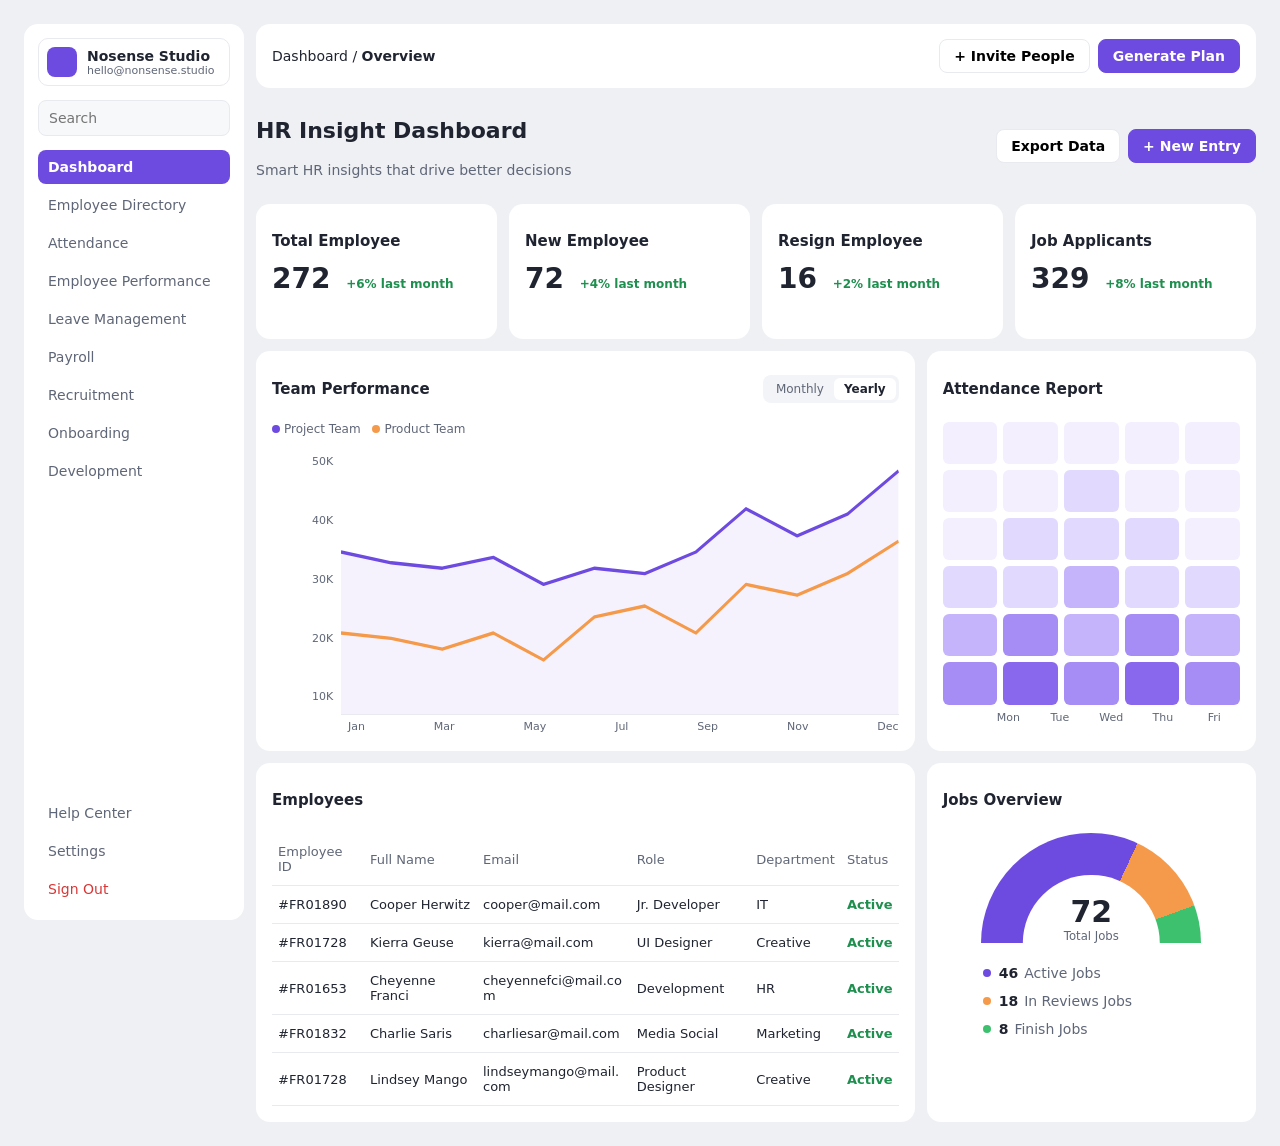
<file: index.html>
<!DOCTYPE html>
<html lang="en">
<head>
  <meta charset="UTF-8">
  <meta name="viewport" content="width=device-width, initial-scale=1.0">
  <title>Dashboard</title>
  <link rel="stylesheet" href="style.css">
</head>
<body>
<div class="app">

  <aside class="side">
    <div class="brand">
      <span class="logo"></span>
      <div><b>Nosense Studio</b><small>hello@nonsense.studio</small></div>
    </div>
    <input class="search" type="search" placeholder="Search" aria-label="Search">
    <nav class="menu" aria-label="Main">
      <a class="active" href="#">Dashboard</a>
      <a href="#">Employee Directory</a>
      <a href="#">Attendance</a>
      <a href="#">Employee Performance</a>
      <a href="#">Leave Management</a>
      <a href="#">Payroll</a>
      <a href="#">Recruitment</a>
      <a href="#">Onboarding</a>
      <a href="#">Development</a>
    </nav>
    <nav class="menu bottom" aria-label="Account">
      <a href="#">Help Center</a>
      <a href="#">Settings</a>
      <a class="signout" href="#">Sign Out</a>
    </nav>
  </aside>

  <div class="main">

    <header class="topbar">
      <p>Dashboard / <b>Overview</b></p>
      <div class="actions">
        <button class="btn" type="button">+ Invite People</button>
        <button class="btn primary" type="button">Generate Plan</button>
      </div>
    </header>

    <section class="head">
      <div>
        <h1>HR Insight Dashboard</h1>
        <p class="muted">Smart HR insights that drive better decisions</p>
      </div>
      <div class="actions">
        <button class="btn" type="button">Export Data</button>
        <button class="btn primary" type="button">+ New Entry</button>
      </div>
    </section>

    <section class="stats">
      <article class="card stat"><h2>Total Employee</h2><p class="num">272 <span class="up">+6% last month</span></p></article>
      <article class="card stat"><h2>New Employee</h2><p class="num">72 <span class="up">+4% last month</span></p></article>
      <article class="card stat"><h2>Resign Employee</h2><p class="num">16 <span class="up">+2% last month</span></p></article>
      <article class="card stat"><h2>Job Applicants</h2><p class="num">329 <span class="up">+8% last month</span></p></article>
    </section>

    <section class="row two-one">
      <article class="card">
        <div class="card-head">
          <h2>Team Performance</h2>
          <div class="tabs"><span>Monthly</span><span class="on">Yearly</span></div>
        </div>
        <p class="legend"><i class="dot purple"></i>Project Team <i class="dot orange"></i>Product Team</p>
        <div class="chart">
          <ul class="ylabels"><li>50K</li><li>40K</li><li>30K</li><li>20K</li><li>10K</li></ul>
          <svg viewBox="0 0 600 200" preserveAspectRatio="none" role="img"
               aria-label="Line chart: Project Team grows from 30K to 45K over the year, Product Team from 15K to 32K.">
            <polygon fill="#7c5cf0" fill-opacity="0.08" points="0,80 54,88 109,92 164,84 218,104 273,92 327,96 382,80 436,48 491,68 545,52 600,20 600,200 0,200"/>
            <polyline fill="none" stroke="#6d4ae0" stroke-width="2.5" stroke-linejoin="round" points="0,80 54,88 109,92 164,84 218,104 273,92 327,96 382,80 436,48 491,68 545,52 600,20"/>
            <polyline fill="none" stroke="#f59a4a" stroke-width="2.5" stroke-linejoin="round" points="0,140 54,144 109,152 164,140 218,160 273,128 327,120 382,140 436,104 491,112 545,96 600,72"/>
          </svg>
        </div>
        <ul class="months"><li>Jan</li><li>Mar</li><li>May</li><li>Jul</li><li>Sep</li><li>Nov</li><li>Dec</li></ul>
      </article>

      <article class="card">
        <div class="card-head"><h2>Attendance Report</h2></div>
        <div class="heat" role="img" aria-label="Heatmap of attendance by time and weekday; mornings are busiest.">
          <i class="c1"></i><i class="c1"></i><i class="c1"></i><i class="c1"></i><i class="c1"></i>
          <i class="c1"></i><i class="c1"></i><i class="c2"></i><i class="c1"></i><i class="c1"></i>
          <i class="c1"></i><i class="c2"></i><i class="c2"></i><i class="c2"></i><i class="c1"></i>
          <i class="c2"></i><i class="c2"></i><i class="c3"></i><i class="c2"></i><i class="c2"></i>
          <i class="c3"></i><i class="c4"></i><i class="c3"></i><i class="c4"></i><i class="c3"></i>
          <i class="c4"></i><i class="c5"></i><i class="c4"></i><i class="c5"></i><i class="c4"></i>
        </div>
        <ul class="days"><li>Mon</li><li>Tue</li><li>Wed</li><li>Thu</li><li>Fri</li></ul>
      </article>
    </section>

    <section class="row two-one">
      <article class="card">
        <div class="card-head"><h2>Employees</h2></div>
        <div class="table-wrap">
          <table>
            <thead><tr><th>Employee ID</th><th>Full Name</th><th>Email</th><th>Role</th><th>Department</th><th>Status</th></tr></thead>
            <tbody>
              <tr><td>#FR01890</td><td>Cooper Herwitz</td><td>cooper@mail.com</td><td>Jr. Developer</td><td>IT</td><td class="ok">Active</td></tr>
              <tr><td>#FR01728</td><td>Kierra Geuse</td><td>kierra@mail.com</td><td>UI Designer</td><td>Creative</td><td class="ok">Active</td></tr>
              <tr><td>#FR01653</td><td>Cheyenne Franci</td><td>cheyennefci@mail.com</td><td>Development</td><td>HR</td><td class="ok">Active</td></tr>
              <tr><td>#FR01832</td><td>Charlie Saris</td><td>charliesar@mail.com</td><td>Media Social</td><td>Marketing</td><td class="ok">Active</td></tr>
              <tr><td>#FR01728</td><td>Lindsey Mango</td><td>lindseymango@mail.com</td><td>Product Designer</td><td>Creative</td><td class="ok">Active</td></tr>
            </tbody>
          </table>
        </div>
      </article>

      <article class="card">
        <div class="card-head"><h2>Jobs Overview</h2></div>
        <div class="gauge" role="img" aria-label="Half donut: 46 active, 18 in review, 8 finished out of 72 jobs.">
          <div class="gauge-text"><b>72</b><small>Total Jobs</small></div>
        </div>
        <ul class="jobs">
          <li><i class="dot purple"></i><b>46</b> Active Jobs</li>
          <li><i class="dot orange"></i><b>18</b> In Reviews Jobs</li>
          <li><i class="dot green"></i><b>8</b> Finish Jobs</li>
        </ul>
      </article>
    </section>

  </div>
</div>
</body>
</html>
</file>
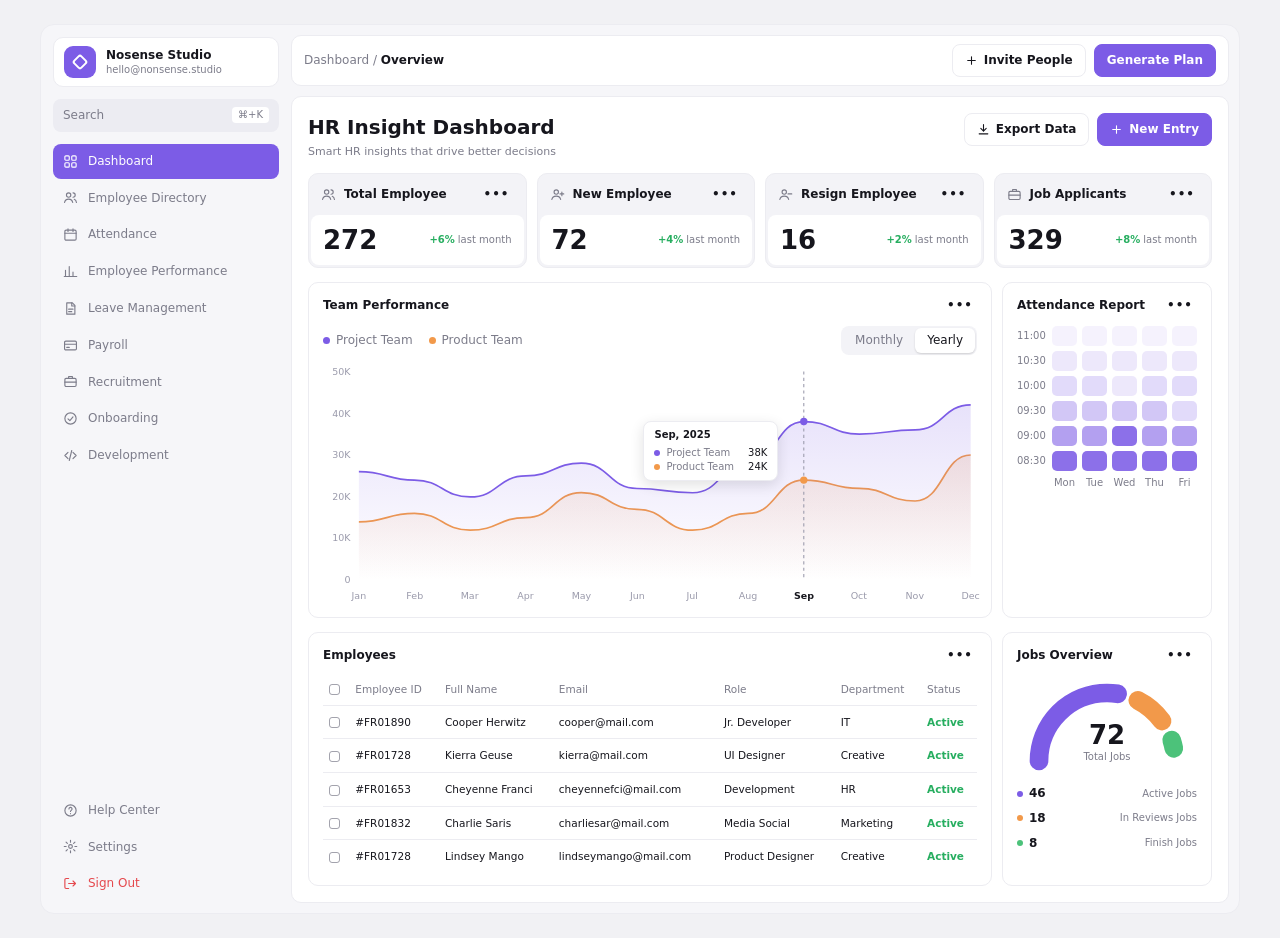
<file: 1.html>
<!DOCTYPE html>
<html lang="en">
<head>
<meta charset="utf-8">
<meta name="viewport" content="width=device-width, initial-scale=1">
<title>HR Insight Dashboard</title>

<style>
:root{
  --bg:#f1f1f4; --side:#f6f6f9; --surface:#fff; --ink:#16161d; --muted:#7c7c8a;
  --line:#ececf1; --chip:#f3f3f7; --hover:#ececf2; --brand:#7c5ce6; --orange:#f2994a;
  --green:#27ae60; --mint:#4cc27a; --red:#e5484d;
}
*,*::before,*::after{box-sizing:border-box}
body{margin:0;min-height:100vh;background:var(--bg);color:var(--ink);padding:24px;
  font:500 12px/1.4 system-ui,-apple-system,"Segoe UI",Roboto,sans-serif}

/* ---------- APP LAYOUT ---------- */
.app{display:grid;grid-template-columns:230px 1fr;gap:10px;max-width:1200px;margin:0 auto;
  background:var(--side);border:1px solid var(--line);border-radius:14px;padding:10px}

/* ---------- SIDEBAR (Part 1) ---------- */
.sidebar{display:flex;flex-direction:column;gap:12px;min-height:640px;padding:2px}
.org{display:flex;align-items:center;gap:10px;background:var(--surface);
  border:1px solid var(--line);border-radius:10px;padding:8px 10px}
.logo{width:32px;height:32px;border-radius:9px;background:var(--brand);
  display:grid;place-items:center;flex:none}
.logo i{width:12px;height:12px;border:2px solid #fff;border-radius:3px;transform:rotate(45deg)}
.org b{display:block;font-size:12px;font-weight:600}
.org span{display:block;font-size:10px;color:var(--muted)}
.search{display:flex;align-items:center;gap:8px;background:var(--hover);
  border-radius:8px;padding:8px 10px;color:var(--muted)}
.search span{flex:1}
.search kbd{font:inherit;font-size:10px;background:var(--surface);border-radius:4px;padding:1px 6px}
.nav,.bottom{display:flex;flex-direction:column;gap:2px}
.nav a,.bottom a{display:flex;align-items:center;gap:10px;padding:9px 10px;border-radius:8px;
  color:var(--muted);text-decoration:none;transition:background .15s,color .15s}
.nav a:hover,.bottom a:hover{background:var(--hover);color:var(--ink)}
.nav a.active{background:var(--brand);color:#fff}
.nav svg,.bottom svg{width:15px;height:15px;flex:none;fill:none;stroke:currentColor;
  stroke-width:1.8;stroke-linecap:round;stroke-linejoin:round}
.bottom{margin-top:auto}
.bottom a.signout{color:var(--red)}
.bottom a.signout:hover{background:rgba(229,72,77,.1);color:var(--red)}
a:focus-visible{outline:2px solid var(--brand);outline-offset:2px}

/* ---------- MAIN AREA + HEADER (Part 2) ---------- */
.main{display:flex;flex-direction:column;gap:10px;min-width:0}
.topbar{display:flex;justify-content:space-between;align-items:center;gap:12px;flex-wrap:wrap;
  background:var(--surface);border:1px solid var(--line);border-radius:10px;padding:8px 12px}
.crumb{color:var(--muted)}
.crumb b{color:var(--ink);font-weight:600}
.actions{display:flex;gap:8px;flex-wrap:wrap}
.btn{display:inline-flex;align-items:center;gap:6px;padding:7px 12px;border-radius:8px;
  border:1px solid var(--line);background:var(--surface);color:var(--ink);
  font:inherit;font-weight:600;cursor:pointer;transition:background .15s,opacity .15s}
.btn:hover{background:var(--hover)}
.btn svg{width:13px;height:13px;fill:none;stroke:currentColor;stroke-width:2;
  stroke-linecap:round;stroke-linejoin:round}
.btn.primary{background:var(--brand);border-color:var(--brand);color:#fff}
.btn.primary:hover{background:var(--brand);opacity:.9}
.btn:focus-visible{outline:2px solid var(--brand);outline-offset:2px}
.page{display:flex;flex-direction:column;gap:14px;
  background:var(--surface);border:1px solid var(--line);border-radius:10px;padding:16px}
.head{display:flex;justify-content:space-between;align-items:flex-start;gap:12px;flex-wrap:wrap}
.head h1{margin:0;font-size:20px;font-weight:600}
.head p{margin:3px 0 0;color:var(--muted);font-size:11px}

/* ---------- STAT CARDS (Part 3) ---------- */
.stats{display:grid;grid-template-columns:repeat(4,1fr);gap:10px}
.stat{background:var(--chip);border:1px solid var(--line);border-radius:10px;overflow:hidden}
.stat-top{display:flex;align-items:center;gap:8px;padding:10px 12px}
.stat-top svg{width:15px;height:15px;flex:none;fill:none;stroke:var(--muted);
  stroke-width:1.8;stroke-linecap:round;stroke-linejoin:round}
.stat-top b{flex:1;font-weight:600}
.dots{background:none;border:0;padding:2px 4px;border-radius:4px;color:var(--ink);
  font:inherit;font-weight:700;letter-spacing:1px;cursor:pointer}
.dots:hover{background:var(--hover)}
.dots:focus-visible{outline:2px solid var(--brand);outline-offset:1px}
.stat-body{display:flex;justify-content:space-between;align-items:center;gap:8px;
  background:var(--surface);margin:0 2px 2px;border-radius:8px;padding:12px}
.stat-body strong{font-size:26px;font-weight:600;line-height:1}
.change{color:var(--green);font-size:10px;font-weight:600;white-space:nowrap}
.change em{font-style:normal;font-weight:500;color:var(--muted);margin-left:3px}

/* ---------- CARDS + ROWS (Parts 4-7) ---------- */
.row{display:grid;grid-template-columns:1fr 210px;gap:10px}
.card{background:var(--surface);border:1px solid var(--line);border-radius:10px;padding:12px 14px;min-width:0}
.card-head{display:flex;justify-content:space-between;align-items:center;margin-bottom:10px}
.card-head h2{margin:0;font-size:12px;font-weight:600}

/* ---------- TEAM PERFORMANCE (Part 4) ---------- */
.chart-meta{display:flex;justify-content:space-between;align-items:center;gap:10px;flex-wrap:wrap;margin-bottom:8px}
.legend{display:flex;gap:16px;color:var(--muted)}
.legend span::before{content:"";display:inline-block;width:7px;height:7px;border-radius:50%;
  margin-right:6px;background:var(--c)}
.seg{display:flex;background:var(--chip);border-radius:8px;padding:2px}
.seg button{border:0;background:none;padding:4px 12px;border-radius:6px;color:var(--muted);
  font:inherit;cursor:pointer}
.seg button.on{background:var(--surface);color:var(--ink);box-shadow:0 1px 2px rgba(0,0,0,.15)}
.chart{position:relative}
.chart svg{display:block;width:100%;height:auto;overflow:visible}
.tip{position:absolute;left:49%;top:24%;background:var(--surface);border:1px solid var(--line);
  border-radius:8px;padding:6px 10px;box-shadow:0 4px 14px rgba(0,0,0,.12);font-size:10px;white-space:nowrap}
.tip b{display:block;margin-bottom:4px}
.tip div{display:flex;align-items:center;gap:6px;justify-content:space-between}
.tip div::before{content:"";width:6px;height:6px;border-radius:50%;background:var(--c)}
.tip div span{flex:1;color:var(--muted);margin-right:8px}

/* ---------- ATTENDANCE HEATMAP (Part 5) ---------- */
.heat{display:grid;grid-template-columns:30px repeat(5,1fr);gap:5px;align-items:center;
  font-size:10px;color:var(--muted)}
.heat i{display:block;aspect-ratio:1/.8;border-radius:5px;background:var(--brand)}
.heat .d{text-align:center}
.l1{opacity:.08}.l2{opacity:.14}.l3{opacity:.22}.l4{opacity:.34}.l5{opacity:.58}.l6{opacity:.88}

/* ---------- EMPLOYEES TABLE (Part 6) ---------- */
.tbl{overflow-x:auto}
table{width:100%;min-width:560px;border-collapse:collapse;font-size:10.5px}
th{text-align:left;color:var(--muted);font-weight:500;padding:6px 6px 8px;border-bottom:1px solid var(--line)}
td{padding:9px 6px;border-bottom:1px solid var(--line);white-space:nowrap}
tr:last-child td{border-bottom:0}
.cb{display:inline-block;width:11px;height:11px;border:1px solid var(--muted);border-radius:3px;
  vertical-align:middle;opacity:.7}
.active-s{color:var(--green);font-weight:600}

/* ---------- JOBS OVERVIEW GAUGE (Part 7) ---------- */
.gauge{position:relative;width:100%;max-width:170px;margin:4px auto 0}
.gauge svg{display:block;width:100%}
.gauge-n{position:absolute;left:0;right:0;bottom:6px;text-align:center}
.gauge-n b{display:block;font-size:26px;font-weight:600;line-height:1}
.gauge-n span{font-size:10px;color:var(--muted)}
.keys{display:flex;flex-direction:column;gap:8px;margin-top:14px}
.keys div{display:flex;align-items:center;gap:6px}
.keys div::before{content:"";width:6px;height:6px;border-radius:50%;background:var(--c)}
.keys b{font-weight:600}
.keys span{margin-left:auto;color:var(--muted);font-size:10px}

/* ---------- RESPONSIVE ---------- */
@media (max-width:1000px){
  .stats{grid-template-columns:repeat(2,1fr)}
  .row{grid-template-columns:1fr}
}
@media (max-width:800px){
  .app{grid-template-columns:1fr}
  .sidebar{min-height:0}
  .bottom{margin-top:0}
}
@media (max-width:480px){
  body{padding:10px}
  .stats{grid-template-columns:1fr}
}
</style>
</head>

<body>

<div class="app">

  <!-- ===== PART 1: SIDEBAR ===== -->
  <aside class="sidebar">

    <div class="org">
      <div class="logo"><i></i></div>
      <div><b>Nosense Studio</b><span>hello@nonsense.studio</span></div>
    </div>

    <div class="search"><span>Search</span><kbd>⌘+K</kbd></div>

    <nav class="nav" aria-label="Main">
      <a href="#" class="active"><svg viewBox="0 0 24 24"><rect x="3" y="3" width="7" height="7" rx="1.5"/><rect x="14" y="3" width="7" height="7" rx="1.5"/><rect x="3" y="14" width="7" height="7" rx="1.5"/><rect x="14" y="14" width="7" height="7" rx="1.5"/></svg>Dashboard</a>
      <a href="#"><svg viewBox="0 0 24 24"><circle cx="9" cy="8" r="3.5"/><path d="M2.5 20c.5-3.5 3-5.5 6.5-5.5s6 2 6.5 5.5"/><path d="M16 4.5a3.5 3.5 0 0 1 0 7M18 14.8c2 .7 3.2 2.4 3.5 5.2"/></svg>Employee Directory</a>
      <a href="#"><svg viewBox="0 0 24 24"><rect x="3" y="5" width="18" height="16" rx="2"/><path d="M3 10h18M8 3v4M16 3v4"/></svg>Attendance</a>
      <a href="#"><svg viewBox="0 0 24 24"><path d="M4 20V10M10 20V4M16 20v-7M22 20H2"/></svg>Employee Performance</a>
      <a href="#"><svg viewBox="0 0 24 24"><path d="M6 3h9l4 4v14H6z"/><path d="M14 3v5h5M9 13h7M9 17h5"/></svg>Leave Management</a>
      <a href="#"><svg viewBox="0 0 24 24"><rect x="2.5" y="5" width="19" height="14" rx="2"/><path d="M2.5 10h19M6 15h4"/></svg>Payroll</a>
      <a href="#"><svg viewBox="0 0 24 24"><rect x="3" y="7" width="18" height="13" rx="2"/><path d="M9 7V4h6v3M3 13h18"/></svg>Recruitment</a>
      <a href="#"><svg viewBox="0 0 24 24"><circle cx="12" cy="12" r="9"/><path d="m8 12.5 3 3 5-6"/></svg>Onboarding</a>
      <a href="#"><svg viewBox="0 0 24 24"><path d="m8 7-5 5 5 5M16 7l5 5-5 5M14 4l-4 16"/></svg>Development</a>
    </nav>

    <div class="bottom">
      <a href="#"><svg viewBox="0 0 24 24"><circle cx="12" cy="12" r="9"/><path d="M9.5 9.5a2.5 2.5 0 1 1 3.5 2.3c-.7.4-1 .9-1 1.7M12 17h.01"/></svg>Help Center</a>
      <a href="#"><svg viewBox="0 0 24 24"><circle cx="12" cy="12" r="3"/><path d="M12 2v3M12 19v3M2 12h3M19 12h3M4.9 4.9 7 7M17 17l2.1 2.1M4.9 19.1 7 17M17 7l2.1-2.1"/></svg>Settings</a>
      <a href="#" class="signout"><svg viewBox="0 0 24 24"><path d="M9 4H5a2 2 0 0 0-2 2v12a2 2 0 0 0 2 2h4M16 8l4 4-4 4M20 12H9"/></svg>Sign Out</a>
    </div>

  </aside>

  <!-- ===== PART 2: MAIN AREA ===== -->
  <div class="main">

    <header class="topbar">
      <div class="crumb">Dashboard / <b>Overview</b></div>
      <div class="actions">
        <button class="btn"><svg viewBox="0 0 24 24"><path d="M12 5v14M5 12h14"/></svg>Invite People</button>
        <button class="btn primary">Generate Plan</button>
      </div>
    </header>

    <section class="page">

      <div class="head">
        <div>
          <h1>HR Insight Dashboard</h1>
          <p>Smart HR insights that drive better decisions</p>
        </div>
        <div class="actions">
          <button class="btn"><svg viewBox="0 0 24 24"><path d="M12 3v12M7 10l5 5 5-5M4 20h16"/></svg>Export Data</button>
          <button class="btn primary"><svg viewBox="0 0 24 24"><path d="M12 5v14M5 12h14"/></svg>New Entry</button>
        </div>
      </div>

      <!-- ===== PART 3: STAT CARDS ===== -->
      <div class="stats">
        <div class="stat">
          <div class="stat-top">
            <svg viewBox="0 0 24 24"><circle cx="9" cy="8" r="3.5"/><path d="M2.5 20c.5-3.5 3-5.5 6.5-5.5s6 2 6.5 5.5"/><path d="M16 4.5a3.5 3.5 0 0 1 0 7M18 14.8c2 .7 3.2 2.4 3.5 5.2"/></svg>
            <b>Total Employee</b><button class="dots" aria-label="More options">•••</button>
          </div>
          <div class="stat-body"><strong>272</strong><span class="change">+6%<em>last month</em></span></div>
        </div>
        <div class="stat">
          <div class="stat-top">
            <svg viewBox="0 0 24 24"><circle cx="10" cy="8" r="3.5"/><path d="M3 20c.5-3.5 3-5.5 7-5.5s6.5 2 7 5.5M19 8v6M16 11h6"/></svg>
            <b>New Employee</b><button class="dots" aria-label="More options">•••</button>
          </div>
          <div class="stat-body"><strong>72</strong><span class="change">+4%<em>last month</em></span></div>
        </div>
        <div class="stat">
          <div class="stat-top">
            <svg viewBox="0 0 24 24"><circle cx="10" cy="8" r="3.5"/><path d="M3 20c.5-3.5 3-5.5 7-5.5s6.5 2 7 5.5M16 11h6"/></svg>
            <b>Resign Employee</b><button class="dots" aria-label="More options">•••</button>
          </div>
          <div class="stat-body"><strong>16</strong><span class="change">+2%<em>last month</em></span></div>
        </div>
        <div class="stat">
          <div class="stat-top">
            <svg viewBox="0 0 24 24"><rect x="3" y="7" width="18" height="13" rx="2"/><path d="M9 7V4h6v3M3 13h18"/></svg>
            <b>Job Applicants</b><button class="dots" aria-label="More options">•••</button>
          </div>
          <div class="stat-body"><strong>329</strong><span class="change">+8%<em>last month</em></span></div>
        </div>
      </div>

      <!-- ===== PART 4 + 5: TEAM PERFORMANCE + ATTENDANCE ===== -->
      <div class="row">

        <div class="card">
          <div class="card-head"><h2>Team Performance</h2><button class="dots" aria-label="More options">•••</button></div>
          <div class="chart-meta">
            <div class="legend">
              <span style="--c:var(--brand)">Project Team</span>
              <span style="--c:var(--orange)">Product Team</span>
            </div>
            <div class="seg"><button>Monthly</button><button class="on">Yearly</button></div>
          </div>

          <div class="chart">
            <svg viewBox="0 0 620 230" role="img" aria-label="Team performance line chart for 2025">
              <defs>
                <linearGradient id="gp" x1="0" y1="0" x2="0" y2="1"><stop offset="0" stop-color="#7c5ce6" stop-opacity=".18"/><stop offset="1" stop-color="#7c5ce6" stop-opacity="0"/></linearGradient>
                <linearGradient id="go" x1="0" y1="0" x2="0" y2="1"><stop offset="0" stop-color="#f2994a" stop-opacity=".18"/><stop offset="1" stop-color="#f2994a" stop-opacity="0"/></linearGradient>
              </defs>

              <!-- y axis -->
              <g font-size="9" fill="#9a9aab" text-anchor="end">
                <text x="26" y="209">0</text><text x="26" y="169">10K</text><text x="26" y="130">20K</text>
                <text x="26" y="90">30K</text><text x="26" y="51">40K</text><text x="26" y="11">50K</text>
              </g>

              <!-- x axis -->
              <g font-size="9" fill="#9a9aab" text-anchor="middle">
                <text x="34" y="224">Jan</text><text x="87" y="224">Feb</text><text x="139" y="224">Mar</text>
                <text x="192" y="224">Apr</text><text x="245" y="224">May</text><text x="298" y="224">Jun</text>
                <text x="350" y="224">Jul</text><text x="403" y="224">Aug</text>
                <text x="456" y="224" fill="#16161d" font-weight="700">Sep</text>
                <text x="508" y="224">Oct</text><text x="561" y="224">Nov</text><text x="614" y="224">Dec</text>
              </g>

              <!-- product team (orange) -->
              <path fill="url(#go)" d="M34 150.6 C60.4 150.6 60.4 142.6 86.7 142.6 C113.1 142.6 113.1 158.5 139.5 158.5 C165.9 158.5 165.9 146.6 192.2 146.6 C218.6 146.6 218.6 122.8 244.9 122.8 C271.3 122.8 271.3 138.7 297.6 138.7 C324 138.7 324 158.5 350.4 158.5 C376.8 158.5 376.8 142.6 403.1 142.6 C429.5 142.6 429.5 111 455.8 111 C482.2 111 482.2 118.9 508.5 118.9 C534.9 118.9 534.9 130.8 561.3 130.8 C587.7 130.8 587.7 87.2 614 87.2 L614 206 L34 206 Z"/>
              <path fill="none" stroke="#f2994a" stroke-width="1.6" d="M34 150.6 C60.4 150.6 60.4 142.6 86.7 142.6 C113.1 142.6 113.1 158.5 139.5 158.5 C165.9 158.5 165.9 146.6 192.2 146.6 C218.6 146.6 218.6 122.8 244.9 122.8 C271.3 122.8 271.3 138.7 297.6 138.7 C324 138.7 324 158.5 350.4 158.5 C376.8 158.5 376.8 142.6 403.1 142.6 C429.5 142.6 429.5 111 455.8 111 C482.2 111 482.2 118.9 508.5 118.9 C534.9 118.9 534.9 130.8 561.3 130.8 C587.7 130.8 587.7 87.2 614 87.2"/>

              <!-- project team (purple) -->
              <path fill="url(#gp)" d="M34 103 C60.4 103 60.4 111 86.7 111 C113.1 111 113.1 127 139.5 127 C165.9 127 165.9 107 192.2 107 C218.6 107 218.6 95 244.9 95 C271.3 95 271.3 119 297.6 119 C324 119 324 123 350.4 123 C376.8 123 376.8 95 403.1 95 C429.5 95 429.5 55.5 455.8 55.5 C482.2 55.5 482.2 67.4 508.5 67.4 C534.9 67.4 534.9 63.4 561.3 63.4 C587.7 63.4 587.7 39.7 614 39.7 L614 206 L34 206 Z"/>
              <path fill="none" stroke="#7c5ce6" stroke-width="1.6" d="M34 103 C60.4 103 60.4 111 86.7 111 C113.1 111 113.1 127 139.5 127 C165.9 127 165.9 107 192.2 107 C218.6 107 218.6 95 244.9 95 C271.3 95 271.3 119 297.6 119 C324 119 324 123 350.4 123 C376.8 123 376.8 95 403.1 95 C429.5 95 429.5 55.5 455.8 55.5 C482.2 55.5 482.2 67.4 508.5 67.4 C534.9 67.4 534.9 63.4 561.3 63.4 C587.7 63.4 587.7 39.7 614 39.7"/>

              <!-- September marker -->
              <line x1="455.8" y1="8" x2="455.8" y2="206" stroke="#9a9aab" stroke-width="1" stroke-dasharray="3 3"/>
              <circle cx="455.8" cy="55.5" r="3.5" fill="#7c5ce6"/>
              <circle cx="455.8" cy="111" r="3.5" fill="#f2994a"/>
            </svg>

            <div class="tip">
              <b>Sep, 2025</b>
              <div style="--c:var(--brand)"><span>Project Team</span>38K</div>
              <div style="--c:var(--orange)"><span>Product Team</span>24K</div>
            </div>
          </div>
        </div>

        <div class="card">
          <div class="card-head"><h2>Attendance Report</h2><button class="dots" aria-label="More options">•••</button></div>
          <div class="heat">
            <span>11:00</span><i class="l1"></i><i class="l1"></i><i class="l1"></i><i class="l1"></i><i class="l1"></i>
            <span>10:30</span><i class="l2"></i><i class="l2"></i><i class="l2"></i><i class="l2"></i><i class="l2"></i>
            <span>10:00</span><i class="l3"></i><i class="l3"></i><i class="l2"></i><i class="l3"></i><i class="l3"></i>
            <span>09:30</span><i class="l4"></i><i class="l4"></i><i class="l4"></i><i class="l4"></i><i class="l3"></i>
            <span>09:00</span><i class="l5"></i><i class="l5"></i><i class="l6"></i><i class="l5"></i><i class="l5"></i>
            <span>08:30</span><i class="l6"></i><i class="l6"></i><i class="l6"></i><i class="l6"></i><i class="l6"></i>
            <span></span><span class="d">Mon</span><span class="d">Tue</span><span class="d">Wed</span><span class="d">Thu</span><span class="d">Fri</span>
          </div>
        </div>

      </div>

      <!-- ===== PART 6 + 7: EMPLOYEES TABLE + JOBS OVERVIEW ===== -->
      <div class="row">

        <div class="card">
          <div class="card-head"><h2>Employees</h2><button class="dots" aria-label="More options">•••</button></div>
          <div class="tbl">
            <table>
              <thead>
                <tr><th><span class="cb"></span></th><th>Employee ID</th><th>Full Name</th><th>Email</th><th>Role</th><th>Department</th><th>Status</th></tr>
              </thead>
              <tbody>
                <tr><td><span class="cb"></span></td><td>#FR01890</td><td>Cooper Herwitz</td><td>cooper@mail.com</td><td>Jr. Developer</td><td>IT</td><td class="active-s">Active</td></tr>
                <tr><td><span class="cb"></span></td><td>#FR01728</td><td>Kierra Geuse</td><td>kierra@mail.com</td><td>UI Designer</td><td>Creative</td><td class="active-s">Active</td></tr>
                <tr><td><span class="cb"></span></td><td>#FR01653</td><td>Cheyenne Franci</td><td>cheyennefci@mail.com</td><td>Development</td><td>HR</td><td class="active-s">Active</td></tr>
                <tr><td><span class="cb"></span></td><td>#FR01832</td><td>Charlie Saris</td><td>charliesar@mail.com</td><td>Media Social</td><td>Marketing</td><td class="active-s">Active</td></tr>
                <tr><td><span class="cb"></span></td><td>#FR01728</td><td>Lindsey Mango</td><td>lindseymango@mail.com</td><td>Product Designer</td><td>Creative</td><td class="active-s">Active</td></tr>
              </tbody>
            </table>
          </div>
        </div>

        <div class="card">
          <div class="card-head"><h2>Jobs Overview</h2><button class="dots" aria-label="More options">•••</button></div>
          <div class="gauge">
            <svg viewBox="0 0 200 112" aria-hidden="true">
              <g fill="none" stroke-width="22" stroke-linecap="round">
                <path d="M20 100A80 80 0 0 1 180 100" pathLength="100" stroke="#7c5ce6" stroke-dasharray="55 100"/>
                <path d="M20 100A80 80 0 0 1 180 100" pathLength="100" stroke="#f2994a" stroke-dasharray="15 100" stroke-dashoffset="-65"/>
                <path d="M20 100A80 80 0 0 1 180 100" pathLength="100" stroke="#4cc27a" stroke-dasharray="4 100" stroke-dashoffset="-90"/>
              </g>
            </svg>
            <div class="gauge-n"><b>72</b><span>Total Jobs</span></div>
          </div>
          <div class="keys">
            <div style="--c:var(--brand)"><b>46</b><span>Active Jobs</span></div>
            <div style="--c:var(--orange)"><b>18</b><span>In Reviews Jobs</span></div>
            <div style="--c:var(--mint)"><b>8</b><span>Finish Jobs</span></div>
          </div>
        </div>

      </div>

    </section>
  </div>

</div>

</body>
</html>
</file>
<file: style.css>
css
* { box-sizing: border-box; margin: 0; padding: 0; }

:root {
  --purple: #6d4ae0;
  --orange: #f59a4a;
  --green: #3ec16f;
  --text: #1f2430;
  --muted: #5f6677;
  --line: #e8eaf0;
  --bg: #eef0f4;
}

body { font-family: system-ui, "Segoe UI", Arial, sans-serif; font-size: 14px; color: var(--text); background: var(--bg); padding: 12px; }
a { color: inherit; text-decoration: none; }
ul { list-style: none; }
.muted { color: var(--muted); }
:focus-visible { outline: 3px solid var(--purple); outline-offset: 2px; }

.app { display: grid; gap: 12px; max-width: 1300px; margin: 0 auto; }

.side { background: #fff; border-radius: 14px; padding: 14px; display: flex; flex-direction: column; gap: 14px; }
.brand { display: flex; align-items: center; gap: 10px; border: 1px solid var(--line); border-radius: 10px; padding: 8px; }
.brand small { display: block; color: var(--muted); font-size: 11px; }
.logo { width: 30px; height: 30px; border-radius: 8px; background: var(--purple); flex: none; }
.search { width: 100%; padding: 9px 10px; border: 1px solid var(--line); border-radius: 8px; background: #f7f8fa; font: inherit; }
.menu { display: flex; flex-wrap: wrap; gap: 4px; }
.menu a { padding: 9px 10px; border-radius: 8px; color: var(--muted); }
.menu a:hover { background: #f1ecff; color: var(--purple); }
.menu a.active { background: var(--purple); color: #fff; font-weight: 600; }
.menu a.signout { color: #d93636; }

/* ---------- Main area ---------- */
.main { display: grid; gap: 12px; min-width: 0; }
.topbar, .head { display: flex; flex-wrap: wrap; align-items: center; justify-content: space-between; gap: 10px; }
.topbar { background: #fff; border-radius: 14px; padding: 10px 16px; }
.head h1 { font-size: 22px; }
.actions { display: flex; gap: 8px; flex-wrap: wrap; }

.btn { padding: 8px 14px; border: 1px solid var(--line); border-radius: 8px; background: #fff; font: inherit; font-weight: 600; cursor: pointer; }
.btn.primary { background: var(--purple); border-color: var(--purple); color: #fff; }
.btn:hover { opacity: 0.88; }

.card { background: #fff; border-radius: 14px; padding: 16px; min-width: 0; }
.card-head { display: flex; justify-content: space-between; align-items: center; margin-bottom: 12px; }
.card h2 { font-size: 15px; }

.stats { display: grid; gap: 12px; grid-template-columns: 1fr; }
.num { font-size: 28px; font-weight: 700; margin-top: 10px; }
.up { font-size: 12px; font-weight: 600; color: #1e8f4e; margin-left: 6px; }

.row { display: grid; gap: 12px; grid-template-columns: 1fr; }

.legend { color: var(--muted); font-size: 12px; margin-bottom: 8px; }
.dot { display: inline-block; width: 8px; height: 8px; border-radius: 50%; margin: 0 4px 0 8px; }
.dot:first-child { margin-left: 0; }
.purple { background: var(--purple); }
.orange { background: var(--orange); }
.green  { background: var(--green); }

.tabs { display: flex; background: #f3f4f7; border-radius: 8px; padding: 3px; font-size: 12px; }
.tabs span { padding: 4px 10px; border-radius: 6px; color: var(--muted); }
.tabs .on { background: #fff; color: var(--text); font-weight: 600; }

.chart { display: flex; gap: 8px; height: 200px; }
.chart svg { flex: 1; min-width: 0; height: 100%; border-bottom: 1px solid var(--line); }
.ylabels { display: flex; flex-direction: column; justify-content: space-between; color: var(--muted); font-size: 11px; }
.months { display: flex; justify-content: space-between; margin: 6px 0 0 36px; color: var(--muted); font-size: 11px; }

.heat { display: grid; grid-template-columns: repeat(5, 1fr); gap: 6px; }
.heat i { aspect-ratio: 1.3; border-radius: 6px; }
.c1 { background: #f3efff; } .c2 { background: #e2d9ff; } .c3 { background: #c5b4fb; }
.c4 { background: #a68cf5; } .c5 { background: #8a68ee; }
.days { display: grid; grid-template-columns: repeat(5, 1fr); text-align: center; color: var(--muted); font-size: 11px; margin-top: 6px; }

/* ---------- Table ---------- */
.table-wrap { overflow-x: auto; }
table { width: 100%; border-collapse: collapse; min-width: 600px; }
th { text-align: left; color: var(--muted); font-weight: 500; font-size: 12px; }
th, td { padding: 11px 6px; border-bottom: 1px solid var(--line); font-size: 13px; }
td:nth-child(3) { word-break: break-all; }
tbody tr:hover { background: #faf8ff; }
.ok { color: #1e8f4e; font-weight: 600; }


.gauge { position: relative; width: 220px; max-width: 100%; aspect-ratio: 2 / 1; margin: 10px auto 16px; border-radius: 220px 220px 0 0;
  background: conic-gradient(from -90deg at 50% 100%, var(--purple) 0 115deg, var(--orange) 115deg 160deg, var(--green) 160deg 180deg, transparent 180deg); }
.gauge::before { content: ""; position: absolute; left: 50%; bottom: 0; width: 62%; aspect-ratio: 2 / 1; transform: translateX(-50%); background: #fff; border-radius: 999px 999px 0 0; }
.gauge-text { position: absolute; left: 0; right: 0; bottom: 0; text-align: center; line-height: 1.1; }
.gauge-text b { display: block; font-size: 30px; }
.gauge-text small { color: var(--muted); }
.jobs li { display: flex; align-items: center; padding: 6px 0; color: var(--muted); }
.jobs b { color: var(--text); margin-right: 6px; }
.jobs .dot { margin: 0 8px 0 0; }


@media (min-width: 640px) {
  .stats { grid-template-columns: repeat(2, 1fr); }
}

@media (min-width: 1000px) {
  body { padding: 16px; }
  .app { grid-template-columns: 220px 1fr; }
  .side { position: sticky; top: 16px; align-self: start; min-height: calc(100vh - 32px); }
  .menu { flex-direction: column; flex-wrap: nowrap; }
  .menu.bottom { margin-top: auto; }
  .stats { grid-template-columns: repeat(4, 1fr); }
  .two-one { grid-template-columns: 2fr 1fr; }
  .chart { height: 270px; }
}
</file>
